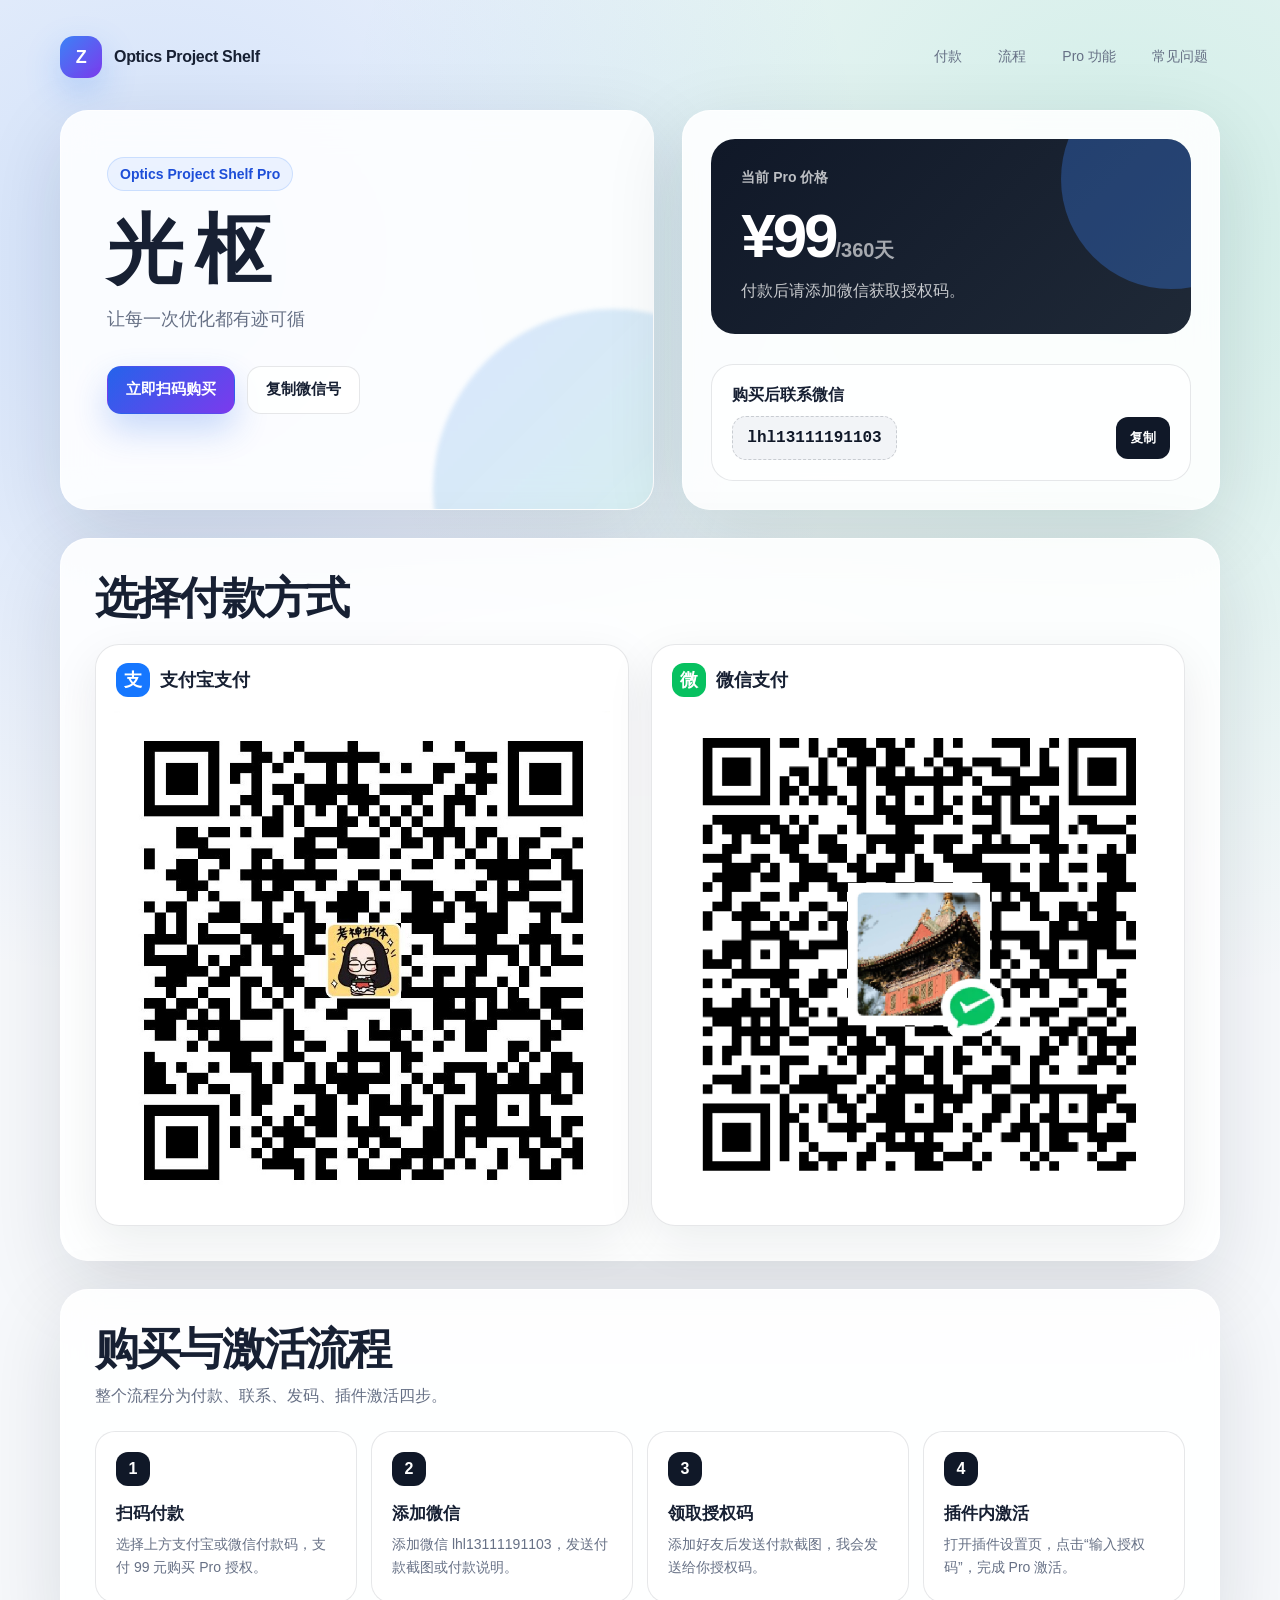
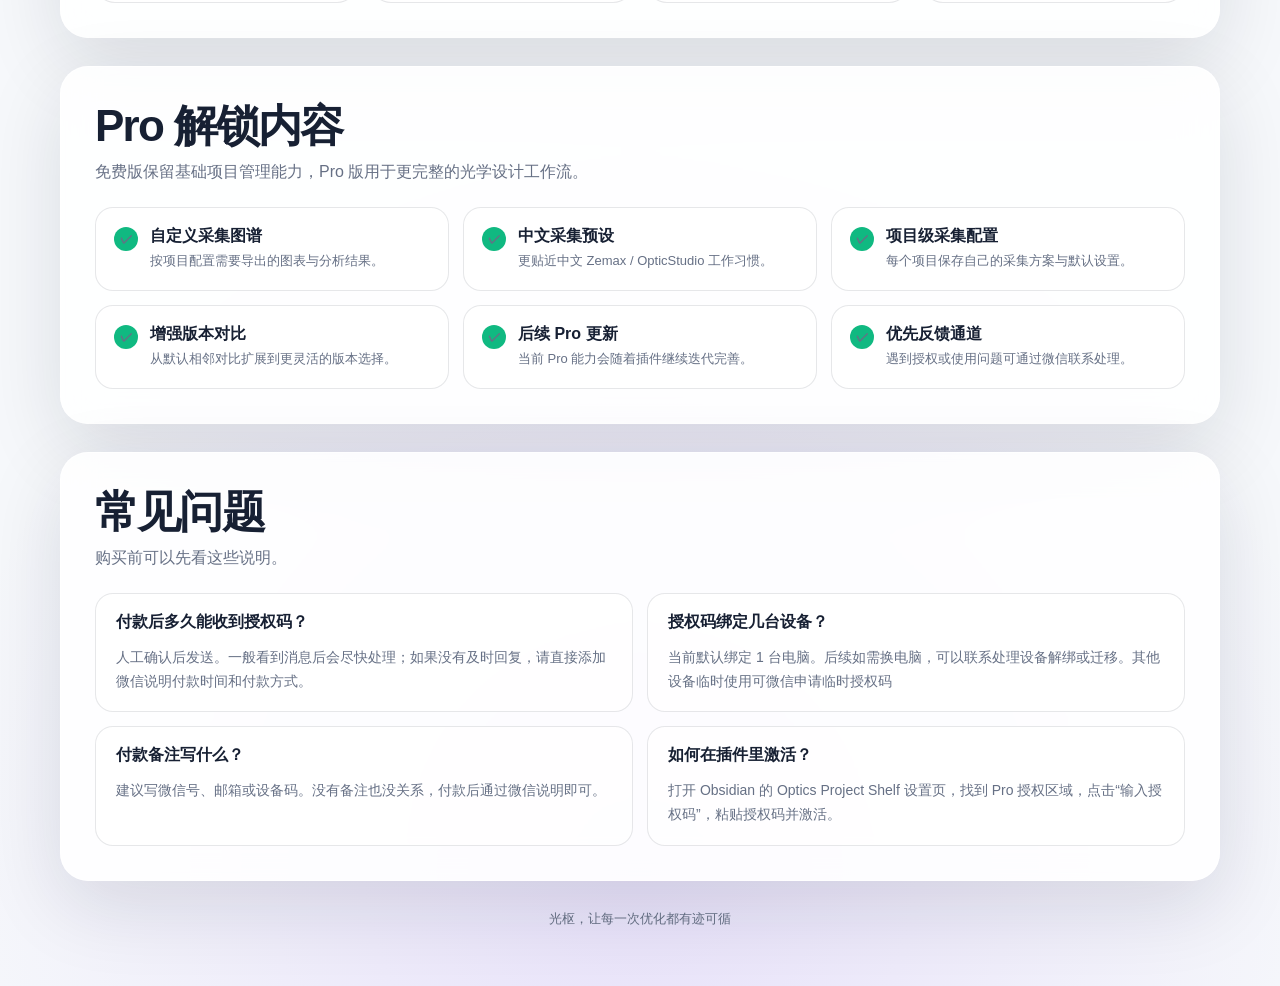
<file: pro/index.html>
<!DOCTYPE html>
<html lang="zh-CN"><head>
  <meta charset="utf-8">
  <meta name="viewport" content="width=device-width, initial-scale=1">
  <meta name="theme-color" content="#101828">
  <title>Zemax Project Shelf Pro 购买</title>
  <meta name="description" content="Optics Project Shelf Pro 购买与授权激活页面。支持微信、支付宝付款，付款后联系领取授权码。">
  <style>
    :root {
      --bg: #f6f8fb;
      --card: rgba(255, 255, 255, 0.88);
      --card-strong: #ffffff;
      --text: #172033;
      --muted: #667085;
      --subtle: #98a2b3;
      --line: rgba(16, 24, 40, 0.10);
      --brand: #3b82f6;
      --brand-2: #10b981;
      --brand-3: #7c3aed;
      --danger: #ef4444;
      --shadow: 0 24px 80px rgba(16, 24, 40, 0.12);
      --shadow-soft: 0 16px 48px rgba(16, 24, 40, 0.08);
      --radius-xl: 28px;
      --radius-lg: 22px;
      --radius-md: 16px;
      --max: 1160px;
    }

    * { box-sizing: border-box; }

    html { scroll-behavior: smooth; }

    body {
      margin: 0;
      font-family: -apple-system, BlinkMacSystemFont, "Segoe UI", "PingFang SC", "Microsoft YaHei", "Helvetica Neue", Arial, sans-serif;
      color: var(--text);
      background:
        radial-gradient(circle at 12% 10%, rgba(59, 130, 246, 0.20), transparent 28%),
        radial-gradient(circle at 88% 8%, rgba(16, 185, 129, 0.16), transparent 30%),
        radial-gradient(circle at 50% 95%, rgba(124, 58, 237, 0.12), transparent 28%),
        var(--bg);
      min-height: 100vh;
    }

    a { color: inherit; text-decoration: none; }

    .page {
      width: min(var(--max), calc(100% - 32px));
      margin: 0 auto;
      padding: 24px 0 56px;
    }

    .nav {
      display: flex;
      align-items: center;
      justify-content: space-between;
      gap: 16px;
      padding: 12px 0 32px;
    }

    .brand {
      display: flex;
      align-items: center;
      gap: 12px;
      font-weight: 800;
      letter-spacing: -0.02em;
    }

    .brand-mark {
      width: 42px;
      height: 42px;
      border-radius: 14px;
      display: grid;
      place-items: center;
      color: white;
      background: linear-gradient(135deg, var(--brand), var(--brand-3));
      box-shadow: 0 14px 34px rgba(59, 130, 246, 0.26);
      font-size: 18px;
    }

    .nav-links {
      display: flex;
      align-items: center;
      gap: 12px;
      color: var(--muted);
      font-size: 14px;
    }

    .nav-links a {
      padding: 9px 12px;
      border-radius: 999px;
    }

    .nav-links a:hover { background: rgba(255,255,255,0.8); }

    .hero {
      display: grid;
      grid-template-columns: 1.05fr 0.95fr;
      gap: 28px;
      align-items: stretch;
    }

    .hero-card,
    .price-card,
    .section-card {
      background: var(--card);
      border: 1px solid rgba(255,255,255,0.72);
      border-radius: var(--radius-xl);
      box-shadow: var(--shadow);
      backdrop-filter: blur(18px);
    }

    .hero-card {
      padding: 46px;
      position: relative;
      overflow: hidden;
    }

    .hero-card::after {
      content: "";
      position: absolute;
      right: -140px;
      bottom: -160px;
      width: 360px;
      height: 360px;
      border-radius: 999px;
      background: linear-gradient(135deg, rgba(59,130,246,.18), rgba(16,185,129,.16));
      filter: blur(2px);
      pointer-events: none;
    }

    .eyebrow {
      display: inline-flex;
      align-items: center;
      gap: 8px;
      padding: 8px 12px;
      border: 1px solid rgba(59, 130, 246, 0.18);
      border-radius: 999px;
      color: #1d4ed8;
      background: rgba(59, 130, 246, 0.08);
      font-size: 14px;
      font-weight: 700;
    }

    h1 {
      margin: 22px 0 16px;
      font-size: clamp(42px, 7vw, 76px);
      line-height: 0.98;
      letter-spacing: -0.06em;
    }

    .hero-desc {
      max-width: 660px;
      margin: 0 0 26px;
      color: var(--muted);
      font-size: 18px;
      line-height: 1.78;
    }

    .hero-actions {
      display: flex;
      flex-wrap: wrap;
      gap: 12px;
      margin: 30px 0;
      position: relative;
      z-index: 1;
    }

    .btn {
      display: inline-flex;
      align-items: center;
      justify-content: center;
      gap: 9px;
      min-height: 48px;
      padding: 0 18px;
      border-radius: 14px;
      border: 1px solid transparent;
      font-size: 15px;
      font-weight: 800;
      cursor: pointer;
      transition: transform .18s ease, box-shadow .18s ease, background .18s ease;
      user-select: none;
    }

    .btn:hover { transform: translateY(-1px); }

    .btn-primary {
      color: #fff;
      background: linear-gradient(135deg, #2563eb, #7c3aed);
      box-shadow: 0 16px 34px rgba(37, 99, 235, 0.24);
    }

    .btn-secondary {
      color: var(--text);
      background: rgba(255,255,255,0.8);
      border-color: var(--line);
    }

    .mini-grid {
      display: grid;
      grid-template-columns: repeat(3, minmax(0, 1fr));
      gap: 12px;
      margin-top: 36px;
      position: relative;
      z-index: 1;
    }

    .mini {
      padding: 16px;
      border-radius: 18px;
      border: 1px solid var(--line);
      background: rgba(255,255,255,0.62);
    }

    .mini strong {
      display: block;
      margin-bottom: 6px;
      font-size: 18px;
    }

    .mini span {
      color: var(--muted);
      font-size: 13px;
      line-height: 1.5;
    }

    .price-card {
      padding: 28px;
      display: flex;
      flex-direction: column;
      justify-content: space-between;
      gap: 22px;
    }

    .price-box {
      border-radius: 24px;
      padding: 30px;
      background: linear-gradient(135deg, #101828, #1f2937);
      color: white;
      position: relative;
      overflow: hidden;
    }

    .price-box::before {
      content: "";
      position: absolute;
      inset: -70px -90px auto auto;
      width: 220px;
      height: 220px;
      border-radius: 999px;
      background: rgba(59,130,246,0.32);
    }

    .price-label {
      color: rgba(255,255,255,0.72);
      font-weight: 700;
      font-size: 14px;
      position: relative;
    }

    .price {
      margin: 18px 0 10px;
      font-size: 62px;
      line-height: 1;
      letter-spacing: -0.05em;
      font-weight: 900;
      position: relative;
    }

    .price small {
      font-size: 20px;
      color: rgba(255,255,255,0.62);
      font-weight: 700;
      letter-spacing: 0;
    }

    .price-note {
      color: rgba(255,255,255,0.76);
      line-height: 1.7;
      margin: 0;
      position: relative;
    }

    .contact-card {
      border: 1px solid var(--line);
      border-radius: 22px;
      padding: 20px;
      background: rgba(255,255,255,0.72);
    }

    .contact-row {
      display: flex;
      align-items: center;
      justify-content: space-between;
      gap: 12px;
      margin-top: 10px;
    }

    .contact-id {
      padding: 12px 14px;
      border-radius: 14px;
      background: #f2f4f7;
      border: 1px dashed rgba(16,24,40,0.18);
      color: #101828;
      font-family: ui-monospace, SFMono-Regular, Menlo, Monaco, Consolas, "Liberation Mono", monospace;
      font-weight: 800;
      overflow-wrap: anywhere;
    }

    .copy-btn {
      border: 0;
      border-radius: 12px;
      padding: 12px 14px;
      background: #101828;
      color: white;
      font-weight: 800;
      cursor: pointer;
      white-space: nowrap;
    }

    .section {
      margin-top: 28px;
    }

    .section-card {
      padding: 34px;
    }

    .section-head {
      display: flex;
      align-items: end;
      justify-content: space-between;
      gap: 20px;
      margin-bottom: 22px;
    }

    h2 {
      margin: 0;
      font-size: clamp(28px, 4vw, 44px);
      line-height: 1.12;
      letter-spacing: -0.04em;
    }

    .section-subtitle {
      margin: 8px 0 0;
      color: var(--muted);
      line-height: 1.7;
    }

    .payment-grid {
      display: grid;
      grid-template-columns: repeat(2, minmax(0, 1fr));
      gap: 22px;
    }

    .pay-card {
      background: var(--card-strong);
      border: 1px solid var(--line);
      border-radius: 24px;
      padding: 18px;
      box-shadow: var(--shadow-soft);
      overflow: hidden;
    }

    .pay-top {
      display: flex;
      align-items: center;
      justify-content: space-between;
      gap: 12px;
      margin-bottom: 14px;
      padding: 0 2px;
    }

    .pay-title {
      display: flex;
      align-items: center;
      gap: 10px;
      font-size: 18px;
      font-weight: 900;
    }

    .pay-icon {
      width: 34px;
      height: 34px;
      border-radius: 12px;
      display: grid;
      place-items: center;
      color: white;
      font-weight: 900;
    }

    .ali { background: #1677ff; }
    .wechat { background: #07c160; }

    .pay-badge {
      color: var(--muted);
      font-size: 13px;
      font-weight: 700;
      padding: 7px 10px;
      border-radius: 999px;
      background: #f2f4f7;
    }

    .pay-img-wrap {
      border-radius: 20px;
      border: 1px solid rgba(16,24,40,0.08);
      background: #fff;
      overflow: hidden;
    }

    .pay-img {
      width: 100%;
      display: block;
      height: auto;
    }

    .pay-tip {
      margin: 14px 4px 0;
      color: var(--muted);
      font-size: 14px;
      line-height: 1.7;
    }

    .steps {
      display: grid;
      grid-template-columns: repeat(4, minmax(0, 1fr));
      gap: 14px;
      counter-reset: step;
    }

    .step {
      counter-increment: step;
      border-radius: 20px;
      border: 1px solid var(--line);
      background: rgba(255,255,255,0.68);
      padding: 20px;
      min-height: 172px;
    }

    .step::before {
      content: counter(step);
      display: grid;
      place-items: center;
      width: 34px;
      height: 34px;
      border-radius: 12px;
      margin-bottom: 16px;
      background: #101828;
      color: white;
      font-weight: 900;
    }

    .step strong {
      display: block;
      margin-bottom: 8px;
      font-size: 17px;
    }

    .step span {
      color: var(--muted);
      font-size: 14px;
      line-height: 1.65;
    }

    .features {
      display: grid;
      grid-template-columns: repeat(3, minmax(0, 1fr));
      gap: 14px;
    }

    .feature {
      display: flex;
      gap: 12px;
      padding: 18px;
      border: 1px solid var(--line);
      border-radius: 18px;
      background: rgba(255,255,255,0.62);
    }

    .check {
      flex: 0 0 auto;
      width: 24px;
      height: 24px;
      border-radius: 999px;
      display: grid;
      place-items: center;
      color: white;
      background: var(--brand-2);
      font-size: 14px;
      font-weight: 900;
      margin-top: 1px;
    }

    .feature strong {
      display: block;
      margin-bottom: 4px;
      font-size: 16px;
    }

    .feature span {
      color: var(--muted);
      font-size: 13px;
      line-height: 1.6;
    }

    .notice {
      margin-top: 20px;
      padding: 18px 20px;
      border-radius: 20px;
      color: #7a2e0e;
      background: #fff7ed;
      border: 1px solid #fed7aa;
      line-height: 1.75;
    }

    .faq-grid {
      display: grid;
      grid-template-columns: repeat(2, minmax(0, 1fr));
      gap: 14px;
    }

    details {
      border: 1px solid var(--line);
      border-radius: 18px;
      background: rgba(255,255,255,0.68);
      padding: 18px 20px;
    }

    summary {
      cursor: pointer;
      font-weight: 900;
      list-style: none;
    }

    summary::-webkit-details-marker { display: none; }

    details p {
      margin: 12px 0 0;
      color: var(--muted);
      line-height: 1.72;
      font-size: 14px;
    }

    .footer {
      margin-top: 26px;
      text-align: center;
      color: var(--muted);
      font-size: 13px;
      line-height: 1.8;
    }

    .toast {
      position: fixed;
      left: 50%;
      bottom: 26px;
      transform: translateX(-50%) translateY(20px);
      opacity: 0;
      pointer-events: none;
      color: white;
      background: rgba(16,24,40,0.94);
      border-radius: 999px;
      padding: 12px 18px;
      font-weight: 800;
      box-shadow: 0 16px 40px rgba(16,24,40,0.22);
      transition: opacity .2s ease, transform .2s ease;
      z-index: 99;
    }

    .toast.show {
      opacity: 1;
      transform: translateX(-50%) translateY(0);
    }

    @media (max-width: 980px) {
      .hero,
      .payment-grid,
      .steps,
      .features,
      .faq-grid {
        grid-template-columns: 1fr;
      }
      .hero-card,
      .price-card { min-height: auto; }
      .mini-grid { grid-template-columns: 1fr; }
      .nav-links { display: none; }
      .section-head { display: block; }
    }

    @media (max-width: 640px) {
      .page { width: min(100% - 20px, var(--max)); padding-top: 14px; }
      .hero-card,
      .price-card,
      .section-card { border-radius: 22px; }
      .hero-card { padding: 30px 22px; }
      .price-card { padding: 18px; }
      .section-card { padding: 24px 18px; }
      .price { font-size: 52px; }
      .contact-row { align-items: stretch; flex-direction: column; }
      .copy-btn { width: 100%; }
      .btn { width: 100%; }
      .pay-card { padding: 12px; }
      .pay-top { align-items: flex-start; flex-direction: column; }
    }
  </style>
</head>
<body>
  <main class="page">
    <nav class="nav" aria-label="页面导航">
      <a class="brand" href="#top" aria-label="Optics Project Shelf Pro">
        <span class="brand-mark">Z</span>
        <span>Optics Project Shelf</span>
      </a>
      <div class="nav-links">
        <a href="#pay">付款</a>
        <a href="#steps">流程</a>
        <a href="#features">Pro 功能</a>
        <a href="#faq">常见问题</a>
      </div>
    </nav>

    <section class="hero" id="top">
      <div class="hero-card" style="height: 400px;">
        <span class="eyebrow">Optics Project Shelf Pro</span>
        <h1>光 枢</h1>
        <p class="hero-desc">
          让每一次优化都有迹可循
        </p>
        <div class="hero-actions">
          <a class="btn btn-primary" href="#pay">立即扫码购买</a>
          <button class="btn btn-secondary" type="button" data-copy="lhl13111191103">复制微信号</button>
        </div>
       
      </div>

      <aside class="price-card" aria-label="价格与联系方式" style="height: 400px;">
        <div class="price-box">
          <div class="price-label">当前 Pro 价格</div>
          <div class="price">¥99<small>/360天</small></div>
          <p class="price-note">付款后请添加微信获取授权码。</p>
        </div>
        <div class="contact-card">
          <strong>购买后联系微信</strong>
          <div class="contact-row">
            <div class="contact-id">lhl13111191103</div>
            <button class="copy-btn" type="button" data-copy="lhl13111191103">复制</button>
          </div>
        </div>
        
      </aside>
    </section>

    <section class="section" id="pay">
      <div class="section-card">
        <div class="section-head">
          <div>
            <h2>选择付款方式</h2>
          </div>
        </div>

        <div class="payment-grid">
          <article class="pay-card">
            <div class="pay-top">
              <div class="pay-title"><span class="pay-icon ali">支</span>支付宝支付</div>
            </div>
            <img class="pay-img" src="../assets/alipay-pro-99.jpg" alt="支付宝付款码，金额 99 元，Optics Project Shelf Pro">
          </article>

          <article class="pay-card">
            <div class="pay-top">
              <div class="pay-title"><span class="pay-icon wechat">微</span>微信支付</div>
              
            </div>
            <img class="pay-img" src="../assets/wechat-pro-99.png" alt="微信付款码，金额 99 元，Optics Project Shelf Pro">
          </article>
        </div>
      </div>
    </section>

    <section class="section" id="steps">
      <div class="section-card">
        <div class="section-head">
          <div>
            <h2>购买与激活流程</h2>
            <p class="section-subtitle">整个流程分为付款、联系、发码、插件激活四步。</p>
          </div>
        </div>
        <div class="steps">
          <div class="step">
            <strong>扫码付款</strong>
            <span>选择上方支付宝或微信付款码，支付 99 元购买 Pro 授权。</span>
          </div>
          <div class="step">
            <strong>添加微信</strong>
            <span>添加微信 lhl13111191103，发送付款截图或付款说明。</span>
          </div>
          <div class="step">
            <strong>领取授权码</strong>
            <span>添加好友后发送付款截图，我会发送给你授权码。</span>
          </div>
          <div class="step">
            <strong>插件内激活</strong>
            <span>打开插件设置页，点击“输入授权码”，完成 Pro 激活。</span>
          </div>
        </div>
      </div>
    </section>

    <section class="section" id="features">
      <div class="section-card">
        <div class="section-head">
          <div>
            <h2>Pro 解锁内容</h2>
            <p class="section-subtitle">免费版保留基础项目管理能力，Pro 版用于更完整的光学设计工作流。</p>
          </div>
        </div>
        <div class="features">
          <div class="feature"><span class="check">✓</span><div><strong>自定义采集图谱</strong><span>按项目配置需要导出的图表与分析结果。</span></div></div>
          <div class="feature"><span class="check">✓</span><div><strong>中文采集预设</strong><span>更贴近中文 Zemax / OpticStudio 工作习惯。</span></div></div>
          <div class="feature"><span class="check">✓</span><div><strong>项目级采集配置</strong><span>每个项目保存自己的采集方案与默认设置。</span></div></div>
          <div class="feature"><span class="check">✓</span><div><strong>增强版本对比</strong><span>从默认相邻对比扩展到更灵活的版本选择。</span></div></div>
          
          
          
          <div class="feature"><span class="check">✓</span><div><strong>后续 Pro 更新</strong><span>当前 Pro 能力会随着插件继续迭代完善。</span></div></div>
          <div class="feature"><span class="check">✓</span><div><strong>优先反馈通道</strong><span>遇到授权或使用问题可通过微信联系处理。</span></div></div>
        </div>
      </div>
    </section>

    <section class="section" id="faq">
      <div class="section-card">
        <div class="section-head">
          <div>
            <h2>常见问题</h2>
            <p class="section-subtitle">购买前可以先看这些说明。</p>
          </div>
        </div>
        <div class="faq-grid">
          <details open="">
            <summary>付款后多久能收到授权码？</summary>
            <p>人工确认后发送。一般看到消息后会尽快处理；如果没有及时回复，请直接添加微信说明付款时间和付款方式。</p>
          </details>
          <details open="">
            <summary>授权码绑定几台设备？</summary>
            <p>当前默认绑定 1 台电脑。后续如需换电脑，可以联系处理设备解绑或迁移。其他设备临时使用可微信申请临时授权码</p>
          </details>
          <details open="">
            <summary>付款备注写什么？</summary>
            <p>建议写微信号、邮箱或设备码。没有备注也没关系，付款后通过微信说明即可。</p>
          </details>
          <details open="">
            <summary>如何在插件里激活？</summary>
            <p>打开 Obsidian 的 Optics Project Shelf 设置页，找到 Pro 授权区域，点击“输入授权码”，粘贴授权码并激活。</p>
          </details>
        </div>
      </div>
    </section>

    <footer class="footer">
      <div>光枢，让每一次优化都有迹可循</div>
    </footer>
  </main>

  <div class="toast" id="toast" role="status" aria-live="polite">已复制</div>

  <script>
    const toast = document.getElementById('toast');
    let timer = null;

    function showToast(message) {
      toast.textContent = message;
      toast.classList.add('show');
      clearTimeout(timer);
      timer = setTimeout(() => toast.classList.remove('show'), 1800);
    }

    async function copyText(text) {
      try {
        await navigator.clipboard.writeText(text);
        showToast('已复制微信号：' + text);
      } catch (error) {
        const input = document.createElement('input');
        input.value = text;
        document.body.appendChild(input);
        input.select();
        document.execCommand('copy');
        input.remove();
        showToast('已复制微信号：' + text);
      }
    }

    document.querySelectorAll('[data-copy]').forEach((button) => {
      button.addEventListener('click', () => copyText(button.dataset.copy));
    });
  </script>


</body></html>
</file>
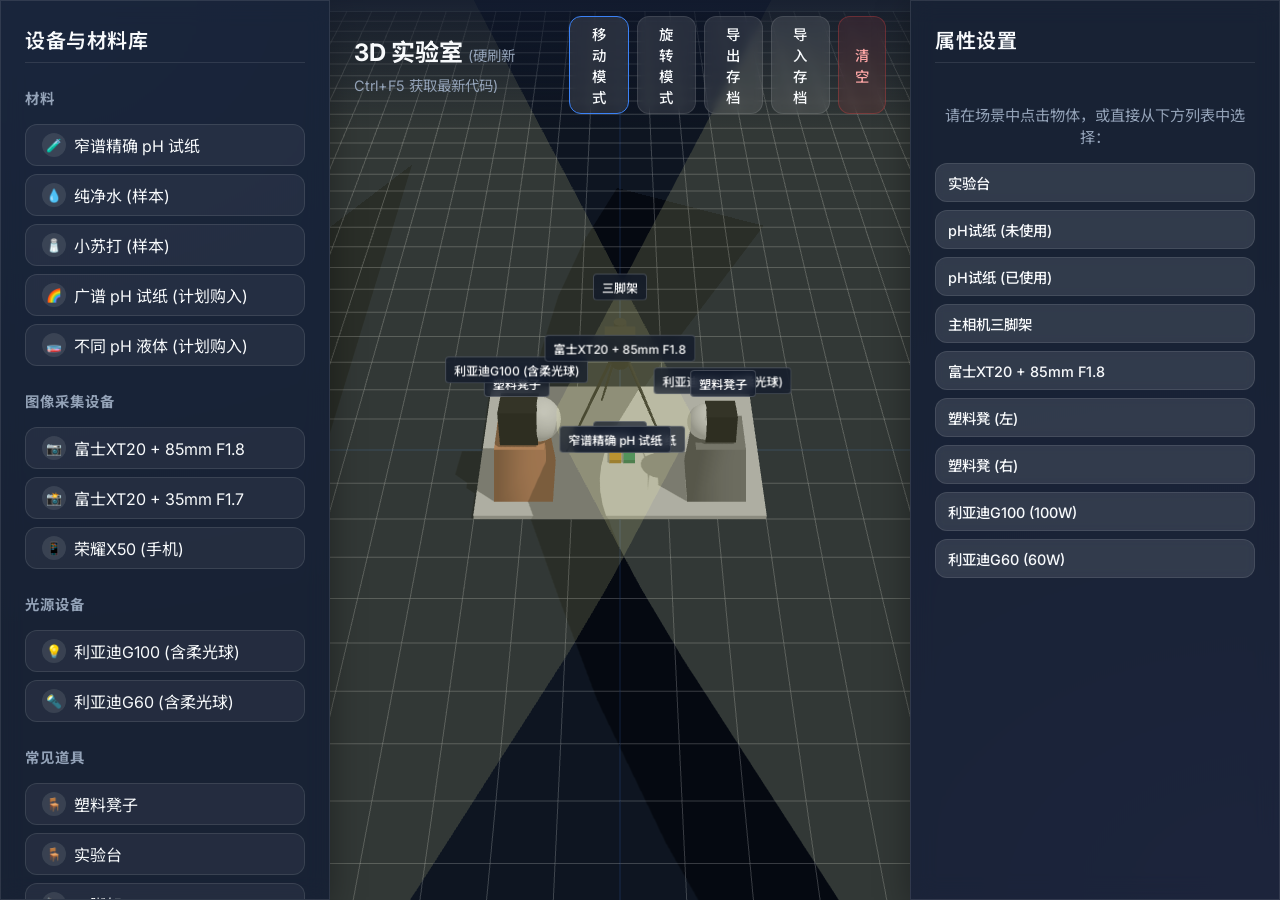
<file: science/optical-bench/index.html>
<!DOCTYPE html>
<html lang="zh-CN">
  <head>
    <script>
      window.onerror = function(msg, url, lineNo, columnNo, error) {
        alert('JS Error: ' + msg + '\nLine: ' + lineNo);
        return false;
      };
    </script>
    <meta charset="UTF-8" />
    <!-- 强制声明 Unicode 编码，防乱码 -->
    <meta name="viewport" content="width=device-width, initial-scale=1.0" />
    <title>光学实验设备布局工具</title>
    <link href="https://fonts.googleapis.com/css2?family=Inter:wght@400;500;600&family=Noto+Sans+SC:wght@400;500;700&display=swap" rel="stylesheet">
    <style>
      .toast {
        position: fixed;
        bottom: 24px;
        right: 24px;
        background: var(--surface);
        color: var(--text-primary);
        padding: 16px 24px;
        border-radius: 8px;
        box-shadow: var(--shadow);
        border-left: 4px solid var(--accent-primary);
        transform: translateY(150%);
        transition: transform 0.3s cubic-bezier(0.4, 0, 0.2, 1);
        z-index: 1000;
        font-weight: 500;
      }
      .toast.show {
        transform: translateY(0);
      }

      /* 3D 悬浮标签样式 */
      .device-label {
        color: #ffffff;
        font-family: 'Inter', 'Noto Sans SC', sans-serif;
        font-size: 12px;
        font-weight: 500;
        padding: 4px 8px;
        background: rgba(15, 23, 42, 0.7);
        border: 1px solid rgba(255, 255, 255, 0.2);
        border-radius: 4px;
        pointer-events: none; /* 防止阻挡射线检测 */
        user-select: none;
        backdrop-filter: blur(4px);
        margin-top: -10px; /* 稍微向上偏移 */
        white-space: nowrap;
        transition: opacity 0.2s;
      }
    </style>
    <!-- 引入 Three.js 及其扩展 -->

    <script type="importmap">
      {
        "imports": {
          "three": "https://unpkg.com/three@0.160.0/build/three.module.js",
          "three/addons/": "https://unpkg.com/three@0.160.0/examples/jsm/",
          "three/addons/renderers/CSS2DRenderer.js": "https://unpkg.com/three@0.160.0/examples/jsm/renderers/CSS2DRenderer.js"
        }
      }
    </script>
    <script type="module" crossorigin src="./assets/index-BKFSjbvQ.js"></script>
    <link rel="stylesheet" crossorigin href="./assets/index-CnOQ7xKF.css">
  </head>
  <body>
    <div id="app" class="app-container">
      
      <!-- 左侧：组件库侧边栏 -->
      <aside class="sidebar glass-panel" id="sidebar">
        <h2 class="panel-title">设备与材料库</h2>
        <div class="sidebar-section">
          <h3>材料</h3>
          <div class="equipment-list" id="list-materials"></div>
        </div>
        <div class="sidebar-section">
          <h3>图像采集设备</h3>
          <div class="equipment-list" id="list-cameras"></div>
        </div>
        <div class="sidebar-section">
          <h3>光源设备</h3>
          <div class="equipment-list" id="list-lights"></div>
        </div>
        <div class="sidebar-section">
          <h3>常见道具</h3>
          <div class="equipment-list" id="list-props"></div>
        </div>
      </aside>

      <!-- 中间：画布工作区 -->
      <main class="workspace" id="workspace">
        <div class="canvas-header">
          <h2>3D 实验室 <span class="subtitle">(硬刷新 Ctrl+F5 获取最新代码)</span></h2>
          <div class="canvas-controls">
            <button id="btn-mode-move" class="btn" style="border-color: var(--accent-primary);">移动模式</button>
            <button id="btn-mode-rotate" class="btn">旋转模式</button>
            <button id="btn-export" class="btn">导出存档</button>
            <button id="btn-import" class="btn">导入存档</button>
            <input type="file" id="file-import" accept=".json" style="display:none;" />
            <button id="btn-clear-canvas" class="btn btn-danger">清空</button>
          </div>
        </div>
        <div class="canvas-container" id="canvas-container">
          <!-- WebGL Canvas 将注入于此 -->
        </div>
      </main>

      <!-- 右侧：属性控制面板 -->
      <aside class="properties-panel glass-panel" id="properties-panel">
        <h2 class="panel-title">属性设置</h2>
        <div id="no-selection-msg" class="empty-msg">请在工作台选择一个设备</div>
        <div id="property-form" class="property-form hidden">
          <!-- 动态属性表单 -->
        </div>
      </aside>

    </div>
    <!-- 业务入口：保持精简 -->
  </body>
</html>
</file>
<file: science/optical-bench/assets/index-CnOQ7xKF.css>
:root{--bg-base: #0f172a;--bg-surface: rgba(30, 41, 59, .65);--bg-surface-hover: rgba(51, 65, 85, .8);--text-primary: #f8fafc;--text-secondary: #94a3b8;--text-muted: #64748b;--accent-primary: #3b82f6;--accent-primary-hover: #2563eb;--accent-danger: #ef4444;--accent-danger-hover: #dc2626;--border-light: rgba(255, 255, 255, .1);--border-focus: rgba(59, 130, 246, .5);--shadow-glass: 0 8px 32px 0 rgba(0, 0, 0, .37);--shadow-glow: 0 0 15px rgba(59, 130, 246, .4);--font-sans: "Inter", "Noto Sans SC", system-ui, -apple-system, sans-serif;--transition-fast: .15s ease;--transition-normal: .3s cubic-bezier(.4, 0, .2, 1);--radius-md: 12px;--radius-lg: 16px;--radius-full: 9999px;--space-xs: 4px;--space-sm: 8px;--space-md: 16px;--space-lg: 24px;--space-xl: 32px}body{margin:0;padding:0;background-color:var(--bg-base);color:var(--text-primary);font-family:var(--font-sans);-webkit-font-smoothing:antialiased;-moz-osx-font-smoothing:grayscale;overflow:hidden;background-image:radial-gradient(at 0% 0%,rgba(59,130,246,.1) 0px,transparent 50%),radial-gradient(at 100% 100%,rgba(139,92,246,.1) 0px,transparent 50%)}.glass-panel{background:var(--bg-surface);backdrop-filter:blur(12px);-webkit-backdrop-filter:blur(12px);border:1px solid var(--border-light);box-shadow:var(--shadow-glass)}.app-container{display:flex;height:100vh;width:100vw;overflow:hidden}.panel-title{font-size:1.25rem;font-weight:600;margin:0 0 var(--space-lg) 0;padding-bottom:var(--space-sm);border-bottom:1px solid var(--border-light);color:var(--text-primary);letter-spacing:.5px}.sidebar{width:280px;flex-shrink:0;padding:var(--space-lg);overflow-y:auto;border-right:1px solid var(--border-light);z-index:10}.sidebar-section{margin-bottom:var(--space-lg)}.sidebar-section h3{font-size:.9rem;color:var(--text-secondary);text-transform:uppercase;letter-spacing:1px;margin-bottom:var(--space-md)}.equipment-list{display:flex;flex-direction:column;gap:var(--space-sm)}.equipment-item{background:#ffffff0d;border:1px solid var(--border-light);border-radius:var(--radius-md);padding:var(--space-sm) var(--space-md);cursor:grab;transition:all var(--transition-fast);display:flex;align-items:center;-webkit-user-select:none;user-select:none}.equipment-item:hover{background:var(--bg-surface-hover);border-color:var(--border-focus);transform:translateY(-2px);box-shadow:0 4px 12px #0003}.equipment-item:active{cursor:grabbing}.item-icon{width:24px;height:24px;margin-right:var(--space-sm);display:inline-flex;align-items:center;justify-content:center;background:#ffffff1a;border-radius:var(--radius-md);font-size:.8rem}.workspace{flex-grow:1;display:flex;flex-direction:column;position:relative;background-color:#1e293b}.canvas-header{position:absolute;top:0;left:0;right:0;padding:var(--space-md) var(--space-lg);display:flex;justify-content:space-between;align-items:center;background:linear-gradient(to bottom,rgba(15,23,42,.8),transparent);z-index:10;pointer-events:none}.canvas-header h2{margin:0;font-size:1.5rem;pointer-events:auto}.canvas-header .subtitle{font-size:.9rem;color:var(--text-secondary);font-weight:400}.canvas-controls{display:flex;gap:var(--space-sm);pointer-events:auto}.canvas-container{flex-grow:1;overflow:hidden;position:relative;cursor:crosshair}.canvas-board{position:absolute;top:50%;left:50%;transform:translate(-50%,-50%);width:2000px;height:2000px;background-size:40px 40px;background-image:linear-gradient(to right,rgba(255,255,255,.05) 1px,transparent 1px),linear-gradient(to bottom,rgba(255,255,255,.05) 1px,transparent 1px);transform-origin:center center;transition:transform .1s linear}.canvas-node{position:absolute;background:var(--bg-surface);border:1px solid var(--border-light);border-radius:var(--radius-md);padding:var(--space-sm) var(--space-md);cursor:grab;-webkit-user-select:none;user-select:none;-webkit-backdrop-filter:blur(4px);backdrop-filter:blur(4px);box-shadow:0 4px 6px #0000004d;transform:translate(-50%,-50%);display:flex;flex-direction:column;align-items:center;gap:4px}.canvas-node:active{cursor:grabbing}.canvas-node.selected{border-color:var(--accent-primary);box-shadow:var(--shadow-glow);z-index:100}.node-label{font-size:.85rem;font-weight:500;white-space:nowrap}.node-direction{width:0;height:0;border-left:6px solid transparent;border-right:6px solid transparent;border-bottom:8px solid var(--accent-primary);position:absolute;top:-12px}.properties-panel{width:320px;flex-shrink:0;padding:var(--space-lg);border-left:1px solid var(--border-light);overflow-y:auto;z-index:10}.empty-msg{color:var(--text-muted);text-align:center;margin-top:40px;font-size:.95rem}.hidden{display:none!important}.form-group{margin-bottom:var(--space-md)}.form-group label{display:block;font-size:.85rem;color:var(--text-secondary);margin-bottom:var(--space-xs)}.form-control{width:100%;background:#0003;border:1px solid var(--border-light);color:var(--text-primary);padding:8px 12px;border-radius:var(--radius-md);font-family:inherit;font-size:.95rem;transition:border-color var(--transition-fast);box-sizing:border-box}.form-control:focus{outline:none;border-color:var(--accent-primary)}input[type=range]{-webkit-appearance:none;width:100%;background:transparent}input[type=range]::-webkit-slider-thumb{-webkit-appearance:none;height:16px;width:16px;border-radius:50%;background:var(--accent-primary);cursor:pointer;margin-top:-6px;box-shadow:0 0 10px #3b82f680}input[type=range]::-webkit-slider-runnable-track{width:100%;height:4px;cursor:pointer;background:#ffffff1a;border-radius:2px}.btn{background:#ffffff1a;border:1px solid var(--border-light);color:var(--text-primary);padding:6px 16px;border-radius:var(--radius-md);cursor:pointer;font-family:inherit;font-size:.9rem;font-weight:500;transition:all var(--transition-fast);-webkit-backdrop-filter:blur(4px);backdrop-filter:blur(4px)}.btn:hover{background:#ffffff26;border-color:var(--text-secondary)}.btn-danger{background:#ef44441a;color:#fca5a5;border-color:#ef44444d}.btn-danger:hover{background:#ef444433;border-color:var(--accent-danger);color:#fff}
</file>
